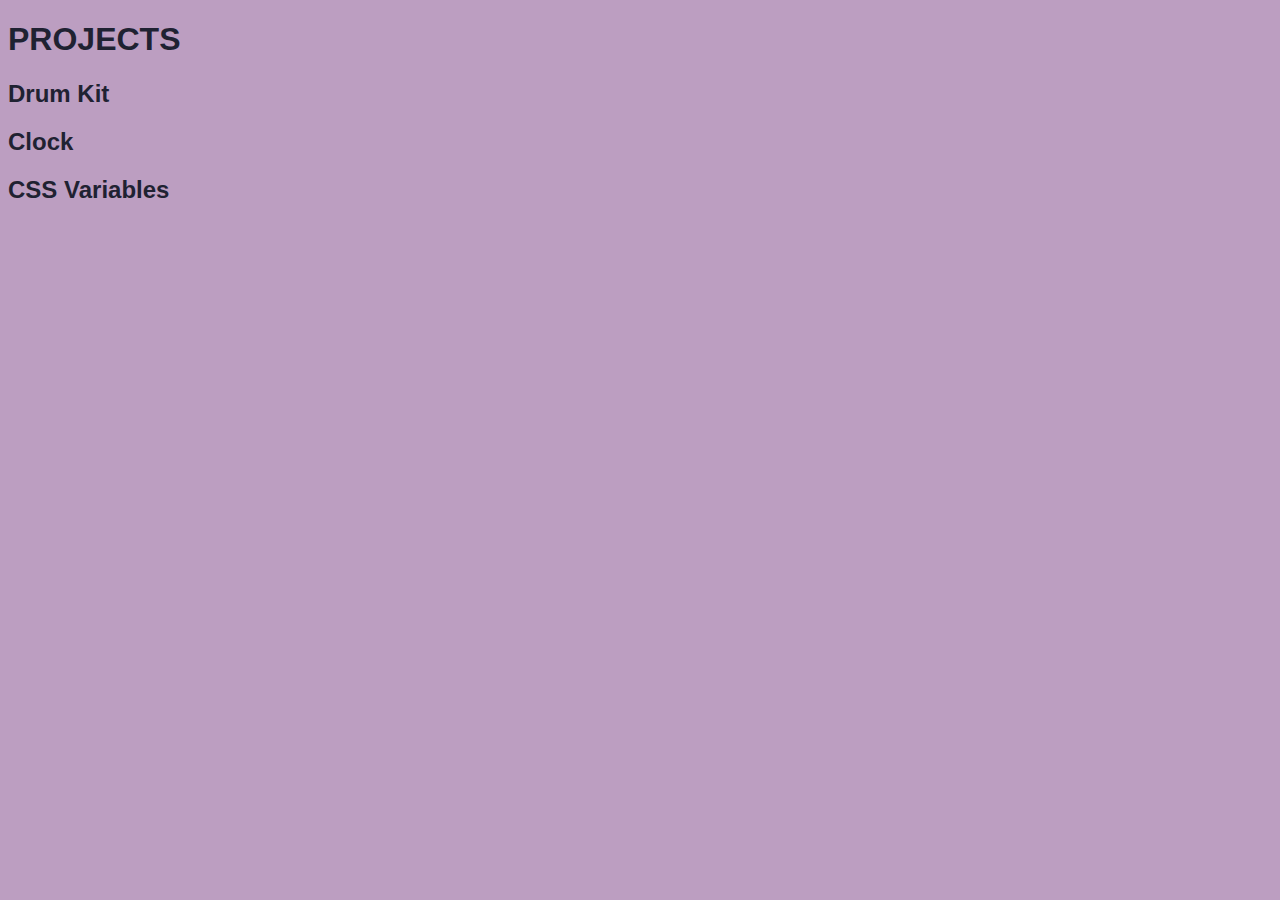
<file: index.html>
<!DOCTYPE html>
<html lang="en">
  <head>
    <meta charset="UTF-8" />
    <meta http-equiv="X-UA-Compatible" content="IE=edge" />
    <meta name="viewport" content="width=device-width, initial-scale=1.0" />
    <link rel="stylesheet" href="./style.css" />
    <title>JavaScript30</title>
  </head>
  <body>
    <h1>Projects</h1>
    <h2><a href="./01/index-START.html">Drum Kit</a></h2>
    <h2><a href="./02/index-START.html">Clock</a></h2>
    <h2><a href="./03/index-START.html">CSS Variables</a></h2>
  
  </body>
</html>
</file>
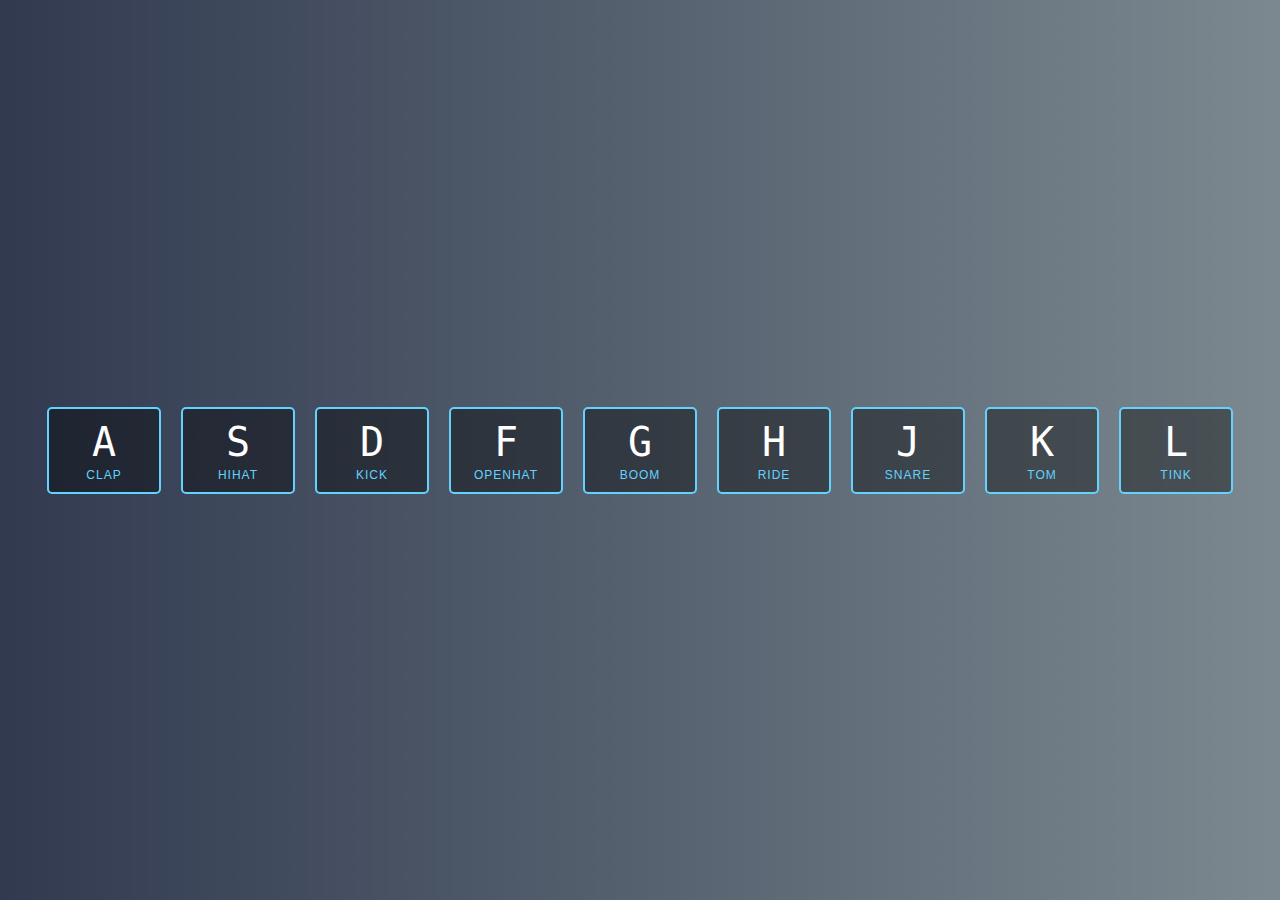
<file: 01 - JavaScript Drum Kit/index-START.html>
<!DOCTYPE html>
<html lang="en">
  <head>
    <meta charset="UTF-8" />
    <title>JS Drum Kit</title>
    <link rel="stylesheet" href="style.css" />
    <link rel="shortcut icon" href="#" />
  </head>
  <body>
    <div class="keys">
      <div data-key="65" class="key">
        <kbd>A</kbd>
        <span class="sound">clap</span>
      </div>
      <div data-key="83" class="key">
        <kbd>S</kbd>
        <span class="sound">hihat</span>
      </div>
      <div data-key="68" class="key">
        <kbd>D</kbd>
        <span class="sound">kick</span>
      </div>
      <div data-key="70" class="key">
        <kbd>F</kbd>
        <span class="sound">openhat</span>
      </div>
      <div data-key="71" class="key">
        <kbd>G</kbd>
        <span class="sound">boom</span>
      </div>
      <div data-key="72" class="key">
        <kbd>H</kbd>
        <span class="sound">ride</span>
      </div>
      <div data-key="74" class="key">
        <kbd>J</kbd>
        <span class="sound">snare</span>
      </div>
      <div data-key="75" class="key">
        <kbd>K</kbd>
        <span class="sound">tom</span>
      </div>
      <div data-key="76" class="key">
        <kbd>L</kbd>
        <span class="sound">tink</span>
      </div>
    </div>

    <audio data-key="65" src="sounds/clap.wav" id="a"></audio>
    <audio data-key="83" src="sounds/hihat.wav" id="s"></audio>
    <audio data-key="68" src="sounds/kick.wav" id="d"></audio>
    <audio data-key="70" src="sounds/openhat.wav" id="f"></audio>
    <audio data-key="71" src="sounds/boom.wav" id="g"></audio>
    <audio data-key="72" src="sounds/ride.wav" id="h"></audio>
    <audio data-key="74" src="sounds/snare.wav" id="j"></audio>
    <audio data-key="75" src="sounds/tom.wav" id="k"></audio>
    <audio data-key="76" src="sounds/tink.wav" id="l"></audio>

    <script src="./app.js"></script>
  </body>
</html>
</file>
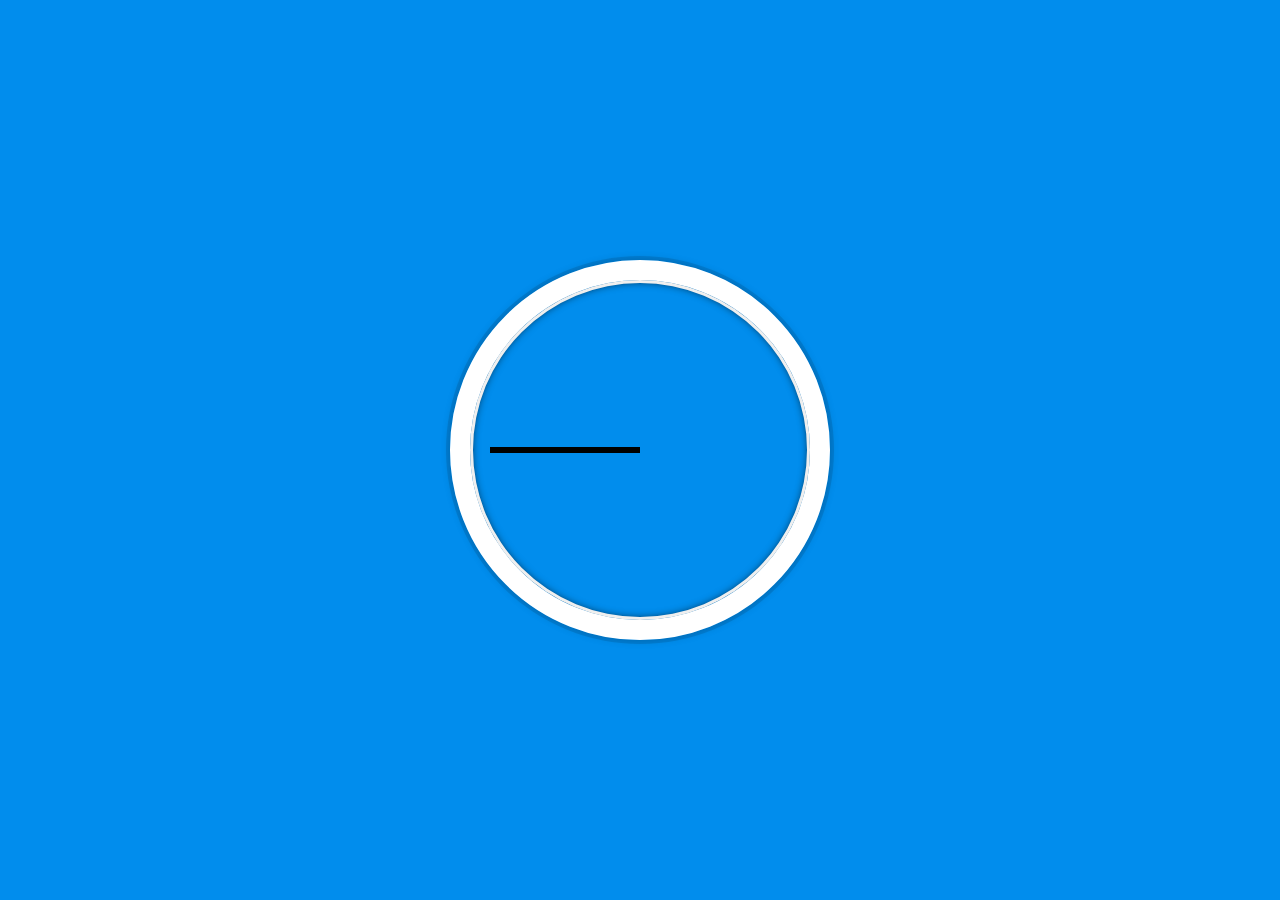
<file: 02 - JS and CSS Clock/index-START.html>
<!DOCTYPE html>
<html lang="en">
<head>
  <meta charset="UTF-8">
  <title>JS + CSS Clock</title>
</head>
<body>


    <div class="clock">
      <div class="clock-face">
        <div class="hand hour-hand"></div>
        <div class="hand min-hand"></div>
        <div class="hand second-hand"></div>
      </div>
    </div>


  <style>
    html {
      background: #018DED url(https://unsplash.it/1500/1000?image=881&blur=5);
      background-size: cover;
      font-family: 'helvetica neue';
      text-align: center;
      font-size: 10px;
    }

    body {
      margin: 0;
      font-size: 2rem;
      display: flex;
      flex: 1;
      min-height: 100vh;
      align-items: center;
    }

    .clock {
      width: 30rem;
      height: 30rem;
      border: 20px solid white;
      border-radius: 50%;
      margin: 50px auto;
      position: relative;
      padding: 2rem;
      box-shadow:
        0 0 0 4px rgba(0,0,0,0.1),
        inset 0 0 0 3px #EFEFEF,
        inset 0 0 10px black,
        0 0 10px rgba(0,0,0,0.2);
    }

    .clock-face {
      position: relative;
      width: 100%;
      height: 100%;
      transform: translateY(-3px); /* account for the height of the clock hands */
    }

    .hand {
      width: 50%;
      height: 6px;
      background: black;
      position: absolute;
      top: 50%;
    }

  </style>

  <script>


  </script>
</body>
</html>
</file>
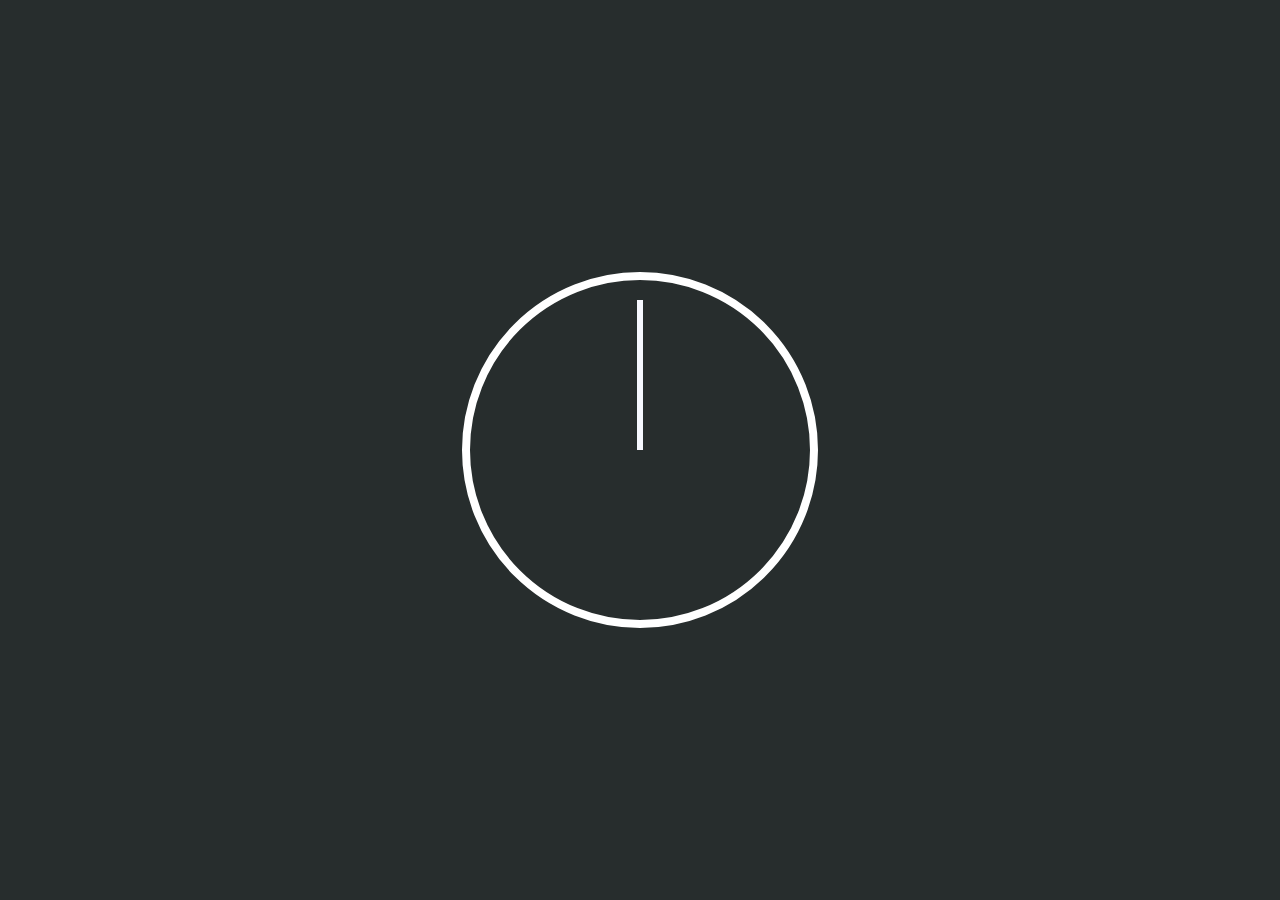
<file: 02/index-START.html>
<!DOCTYPE html>
<html lang="en">
  <head>
    <meta charset="UTF-8" />
    <title>JS + CSS Clock</title>
  </head>
  <body>
    <div class="clock">
      <div class="clock-face">
        <div class="hand hour-hand"></div>
        <div class="hand min-hand"></div>
        <div class="hand second-hand"></div>
      </div>
    </div>

    <style>
      html {
        background: #272D2D;
        background-size: cover;
        font-family: sans-serif;
        text-align: center;
        font-size: 10px;
      }

      body {
        margin: 0;
        font-size: 2rem;
        display: flex;
        flex: 1;
        min-height: 100vh;
        align-items: center;
      }

      .clock {
        width: 30rem;
        height: 30rem;
        border: 8px solid white;
        border-radius: 50%;
        margin: 50px auto;
        position: relative;
        padding: 2rem;
      }

      .clock-face {
        position: relative;
        width: 100%;
        height: 100%;
        transform: translateY(
          -3px
        ); /* account for the height of the clock hands */
      }

      .hand {
        width: 50%;
        height: 6px;
        background: black;
        position: absolute;
        top: 50%;
        transform-origin: 100%;
        transform: rotate(90deg);
        transition: all 0.05s;
      }


      .second-hand {
        background: #F6F8FF;
      }

      .min-hand {
        background: #A846A0;
      }

      .hour-hand {
        background: #23CE6B;
      }
    </style>


    <script>
      // Selecting the clock hand elements
      const secondHand = document.querySelector(".second-hand");
      const minuteHand = document.querySelector(".min-hand");
      const hourHand = document.querySelector(".hour-hand");

      const updateClock = function () {
        const second = new Date().getSeconds();
        const secondDegrees = ((second / 60) * 360) + 90;
        secondHand.style.transform = `rotate(${secondDegrees}deg)`;

        const minute = new Date().getMinutes();
        const minuteDegrees = ((minute / 60) * 360) + 90;
        minuteHand.style.transform = `rotate(${minuteDegrees}deg)`;

        const hour = new Date().getHours();
        const hourDegrees = ((hour / 12) * 360) + 90;
        hourHand.style.transform = `rotate(${hourDegrees}deg)`;
        console.log(hour, hourDegrees);
      };

      setInterval(updateClock, 1000);
    </script>
  </body>
</html>
</file>
<file: style.css>
body {
  font-family: sans-serif;
  background-color: #bc9ec1;
  color: #1f2232;
}

h1 {
  text-transform: uppercase;
}

a {
  color: inherit;
  text-decoration: none;
}

a:visited {
  color: inherit;
  text-decoration: none;
}
</file>
<file: 01 - JavaScript Drum Kit/style.css>
html {
  font-size: 10px;
  background: url("./background.jpg") bottom center;
  background-size: cover;
}

body,
html {
  margin: 0;
  padding: 0;
  font-family: sans-serif;
}

.keys {
  display: flex;
  flex: 1;
  min-height: 100vh;
  align-items: center;
  justify-content: center;
}

.key {
  border: 0.2rem solid #63d2ff;
  border-radius: 0.5rem;
  margin: 1rem;
  font-size: 1.5rem;
  padding: 1rem 0.5rem;
  transition: all 0.07s ease;
  width: 10rem;
  text-align: center;
  color: white;
  background: rgba(0, 0, 0, 0.4);
}

.playing {
  transform: scale(1.1);
  border-color: #63d2ff;
  box-shadow: 0 0 1rem #63d2ff;
  text-shadow: 0 0 0.5rem #63d2ff;
}

kbd {
  display: block;
  font-size: 4rem;
}

.sound {
  font-size: 1.2rem;
  text-transform: uppercase;
  letter-spacing: 0.1rem;
  color: #63d2ff;
}
</file>
